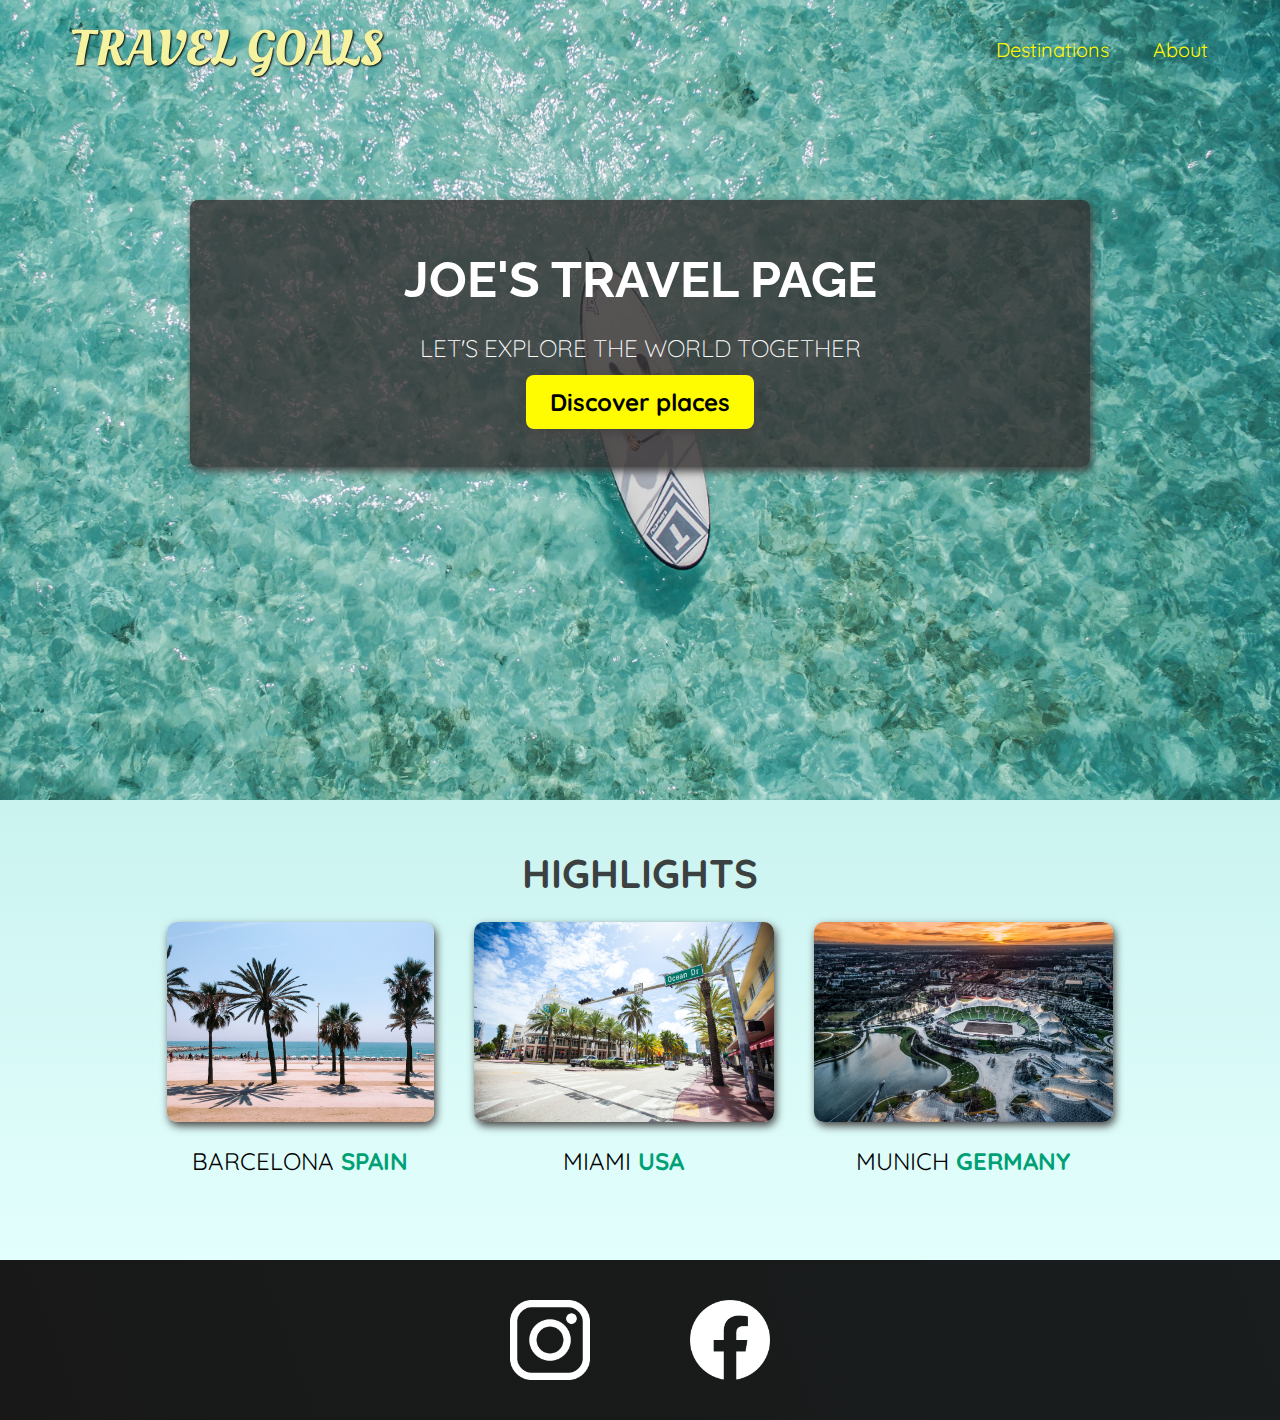
<file: index.html>
<!DOCTYPE html>
<html lang="en">
  <head>
    <meta charset="UTF-8" />
    <link
      href="https://fonts.googleapis.com/css2?family=Raleway:wght@700&family=Oleo+Script:wght@700&family=Quicksand:wght@300;500;700&display=swap"
      rel="stylesheet"
    />
    <link rel="stylesheet" href="shared.css" />
    <link rel="stylesheet" href="styles.css" />
    <title>Travel Goals</title>
  </head>
  <body>
    <header id="container">
      <div id="page-logo"><a href="/index.html">Travel Goals</a></div>
      <nav>
        <ul id="cont2">
          <li><a href="places.html">Destinations</a></li>
          <li><a href="">About</a></li>
        </ul>
      </nav>
    </header>
    <main>
      <section id="hero">
        <div id="hero-content">
          <h1>Joe's Travel Page</h1>
          <p>Let's explore the world together</p>
          <a href="places.html">Discover places</a>
        </div>
      </section>
      <section id="highlights">
        <h2>Highlights</h2>
        <ul id="destinations">
          <li class="destination">
            <img src="images/barcelona.jpg" alt="Barcelona image">
            <p>Barcelona <strong>Spain</strong></p>
          </li>
          <li class="destination">
            <img src="images/miami.jpg" alt="Miami">
            <p> Miami <strong> USA</strong></p>
          </li>
          <li class="destination">
            <img src="images/munich.jpg" alt="Munich">
            <p>Munich <strong>Germany</strong></p>
          </li>
        </ul>
      </section>
    </main>
    <footer>
      <ul>
        <li>
          <a href="https://www.instagram.com"><img src="images/icons/insta.png"></a>
        </li>
        <li>
          <a href="https://www.facebook.com"><img src="images/icons/facebook.png"></a>
        </li>
      </ul>
    </footer>
  </body>
</html>
</file>
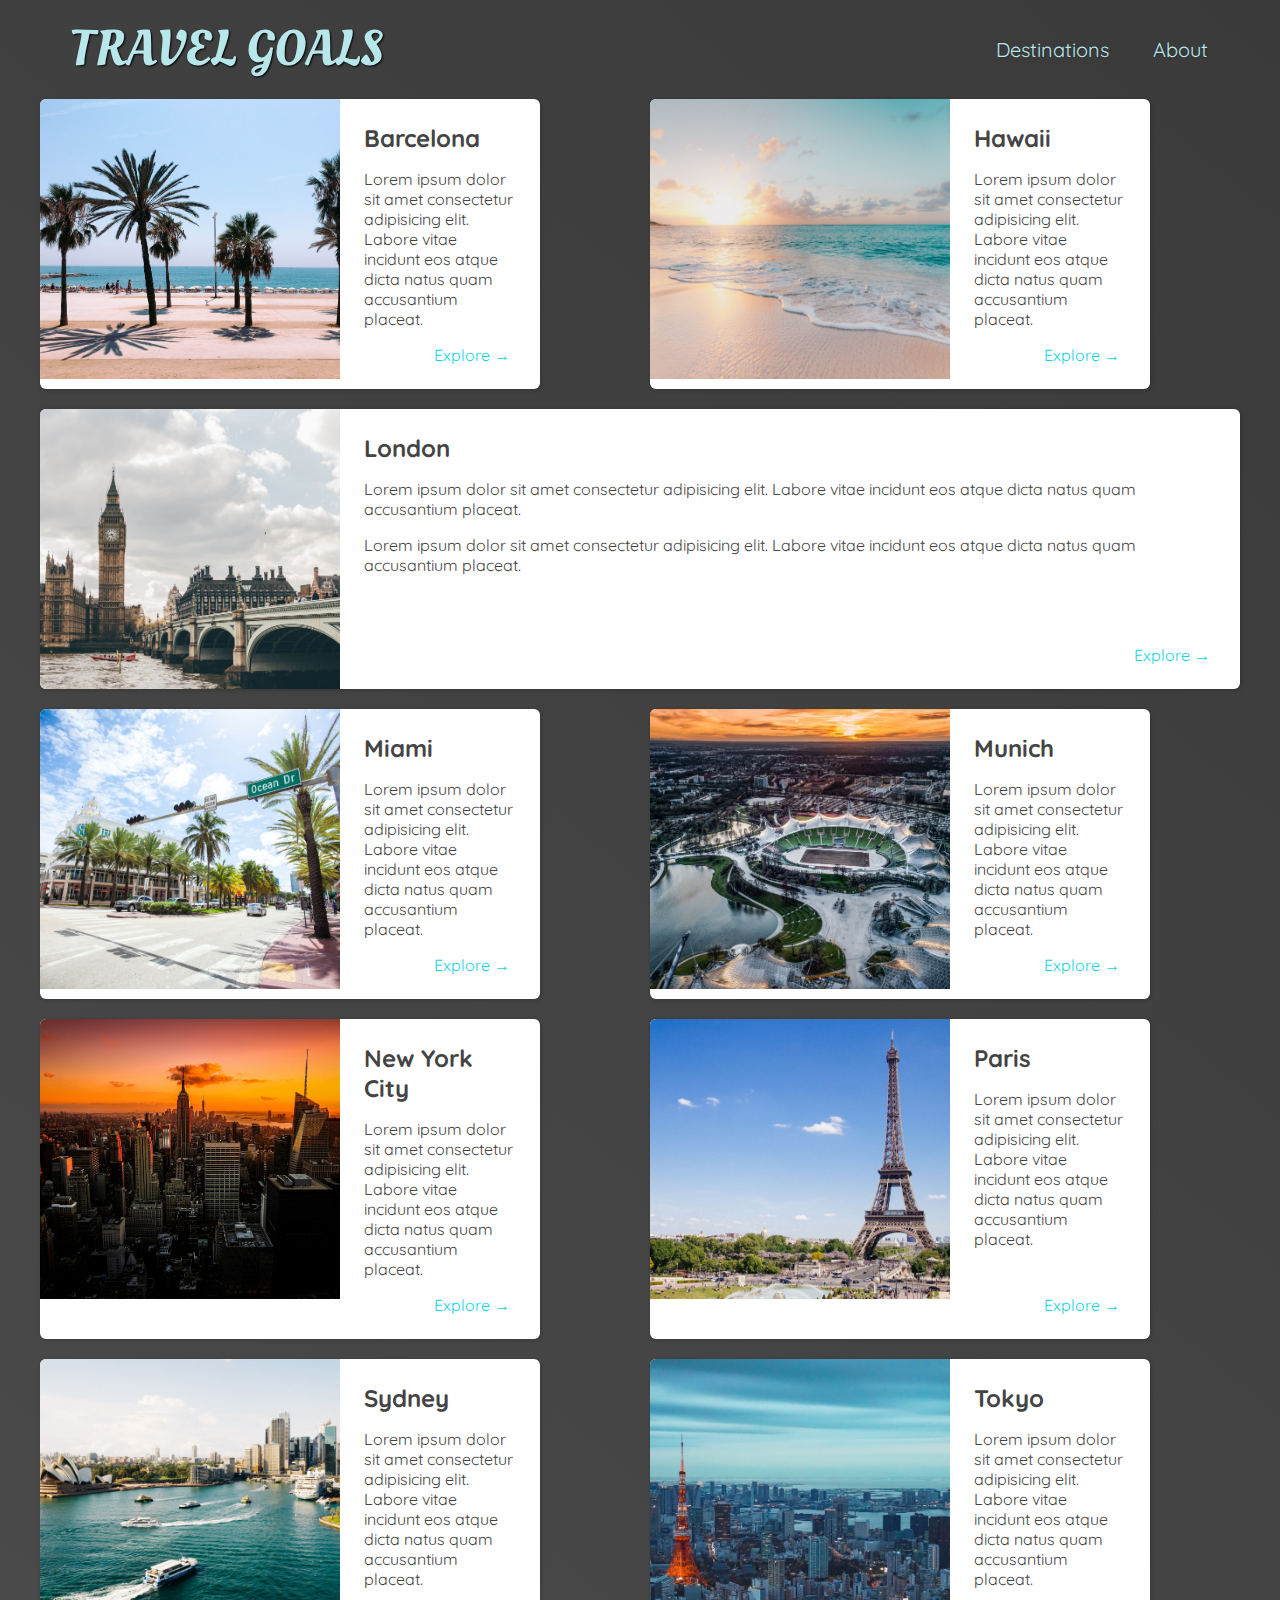
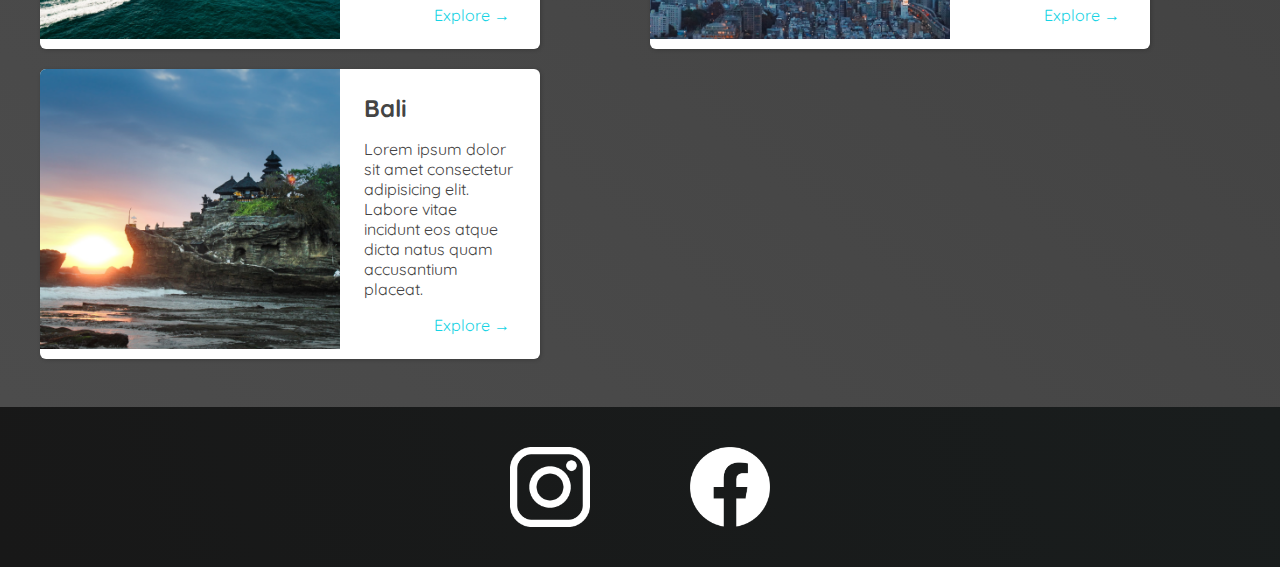
<file: places.html>
<!DOCTYPE html>
<html lang="en">
  <head>
    <meta charset="UTF-8" />
    <link
      href="https://fonts.googleapis.com/css2?family=Raleway:wght@700&family=Oleo+Script:wght@700&family=Quicksand:wght@300;500;700&display=swap"
      rel="stylesheet"
    />
    <link rel="stylesheet" href="shared.css" />
    <link rel="stylesheet" href="places.css" />
    <title>Travel Goals</title>
  </head>
  <body>
    <header id="container">
      <div id="page-logo"><a href="/index.html">Travel Goals</a></div>
      <nav>
        <ul id="cont2">
          <li><a href="places.html">Destinations</a></li>
          <li><a href="">About</a></li>
        </ul>
      </nav>
    </header>
    <main>
      <ul>
        <li>
          <img src="images/barcelona.jpg" alt="City of Barcelona" />
          <div class="item-content">
            <div>
              <h2>Barcelona</h2>
              <p>
                Lorem ipsum dolor sit amet consectetur adipisicing elit. Labore
                vitae incidunt eos atque dicta natus quam accusantium placeat.
              </p>
            </div>
            <div class="actions">
              <a href="https://en.wikipedia.org/wiki/Barcelona">Explore &#x2192</a>
            </div>
          </div>
        </li>
        <li>
          <img src="images/icons/places/hawaii.jpg" alt="Hawaii beach" />
          <div class="item-content">
            <div>
              <h2>Hawaii</h2>
              <p>
                Lorem ipsum dolor sit amet consectetur adipisicing elit. Labore
                vitae incidunt eos atque dicta natus quam accusantium placeat.
              </p>
            </div>
            <div class="actions">
              <a href="https://en.wikipedia.org/wiki/Hawaii">Explore &#x2192</a>
            </div>
          </div>
        </li>
        <li>
          <img src="images/icons/places/london.jpg" alt="London city" />
          <div class="item-content">
            <div>
              <h2>London</h2>
              <p>
                Lorem ipsum dolor sit amet consectetur adipisicing elit. Labore
                vitae incidunt eos atque dicta natus quam accusantium placeat.
              </p>
              <p>
                Lorem ipsum dolor sit amet consectetur adipisicing elit. Labore
                vitae incidunt eos atque dicta natus quam accusantium placeat.
              </p>
            </div>
            <div class="actions">
              <a href="https://en.wikipedia.org/wiki/London">Explore &#x2192</a>
            </div>
          </div>
        </li>
        <li>
          <img src="images/icons/places/miami.jpg" alt="Miami streets" />
          <div class="item-content">
            <div>
              <h2>Miami</h2>
              <p>
                Lorem ipsum dolor sit amet consectetur adipisicing elit. Labore
                vitae incidunt eos atque dicta natus quam accusantium placeat.
              </p>
            </div>
            <div class="actions">
              <a href="https://en.wikipedia.org/wiki/Miami">Explore &#x2192</a>
            </div>
          </div>
        </li>
        <li>
          <img src="images/icons/places/munich.jpg" alt="Munich football stadium" />
          <div class="item-content">
            <div>
              <h2>Munich</h2>
              <p>
                Lorem ipsum dolor sit amet consectetur adipisicing elit. Labore
                vitae incidunt eos atque dicta natus quam accusantium placeat.
              </p>
            </div>
            <div class="actions">
              <a href="https://en.wikipedia.org/wiki/Munich">Explore &#x2192</a>
            </div>
          </div>
        </li>
        <li>
          <img src="images/icons/places/new-york-city.jpg" alt="New York City skyline" />
          <div class="item-content">
            <div>
              <h2>New York City</h2>
              <p>
                Lorem ipsum dolor sit amet consectetur adipisicing elit. Labore
                vitae incidunt eos atque dicta natus quam accusantium placeat.
              </p>
            </div>
            <div class="actions">
              <a href="https://en.wikipedia.org/wiki/New_York_City"
                >Explore &#x2192</a
              >
            </div>
          </div>
        </li>
        <li>
          <img src="images/icons/places/paris.jpg" alt="Paris city" />
          <div class="item-content">
            <div>
              <h2>Paris</h2>
              <p>
                Lorem ipsum dolor sit amet consectetur adipisicing elit. Labore
                vitae incidunt eos atque dicta natus quam accusantium placeat.
              </p>
            </div>
            <div class="actions">
              <a href="https://en.wikipedia.org/wiki/Paris">Explore &#x2192</a>
            </div>
          </div>
        </li>
        <li>
          <img src="images/icons/places/sydney.jpg" alt="Sydney beach" />
          <div class="item-content">
            <div>
              <h2>Sydney</h2>
              <p>
                Lorem ipsum dolor sit amet consectetur adipisicing elit. Labore
                vitae incidunt eos atque dicta natus quam accusantium placeat.
              </p>
            </div>
            <div class="actions">
              <a href="https://en.wikipedia.org/wiki/Sydney">Explore &#x2192</a>
            </div>
          </div>
        </li>
        <li>
          <img src="images/icons/places/tokyo.jpg" alt="Tokyo skyline" />
          <div class="item-content">
            <div>
              <h2>Tokyo</h2>
              <p>
                Lorem ipsum dolor sit amet consectetur adipisicing elit. Labore
                vitae incidunt eos atque dicta natus quam accusantium placeat.
              </p>
            </div>
            <div class="actions">
              <a href="https://en.wikipedia.org/wiki/Tokyo">Explore &#x2192</a>
            </div>
          </div>
        </li>
        <li>
          <img src="images/icons/places/bali.jpg" alt="Bali beach" />
          <div class="item-content">
            <div>
              <h2>Bali</h2>
              <p>
                Lorem ipsum dolor sit amet consectetur adipisicing elit. Labore
                vitae incidunt eos atque dicta natus quam accusantium placeat.
              </p>
            </div>
            <div class="actions">
              <a href="https://en.wikipedia.org/wiki/Bali">Explore &#x2192</a>
            </div>
          </div>
        </li>
      </ul>
    </main>
    <footer>
      <ul>
        <li>
          <a href="https://www.instagram.com"
            ><img src="images/icons/insta.png"
          /></a>
        </li>
        <li>
          <a href="https://www.facebook.com"
            ><img src="images/icons/facebook.png"
          /></a>
        </li>
      </ul>
    </footer>
  </body>
</html>
</file>
<file: shared.css>
body{
    font-family:"Quicksand",sans-serif;
    margin:0;
}
ul{
    list-style: none;
    margin:0;
    padding:0;
}

header{
    display: flex;
    justify-content: space-between;
    align-items: center;
    padding: 15px 60px;
    position:absolute;
    width:100%;
    box-sizing: border-box;
}
header ul{
    display: flex;
}
header li{
    margin-left: 20px;
}
#page-logo a{
    padding: 10px;
    font-family: "Oleo Script",sans-serif;
    color: rgb(245,243,160);
    font-size:50px;
    text-decoration: none;
    text-transform:uppercase ;  /*define the way letters shown:uppercase,lowercase etc*/
    text-shadow: 1px 1px 2px rgb(0,0,0); /*horizontal vertical blurred radius coloor*/
}

header a{
    color:rgb(255,251,0);
    text-decoration: none;
    font-size: 20px;
    padding:12px;
    text-shadow: 1px 1px 2px rgba(0,0,0,0.2);
    border-radius: 4px;
}
header nav a:hover{
    background-color:rgb(215, 204, 132);
}

footer{
    background: linear-gradient(70deg,rgb(24,24,24),rgb(25,29,29));
    padding:40px;
}
footer li{
    width:80px;
    height:80px;
    margin:0 50px;
}

footer img{
    width:100%;
    height:100%;
}
footer ul{
    display:flex;
    justify-content:center;
}
</file>
<file: styles.css>
#hero{
    height:800px;
    background-image: url("images/icons/places/ocean.jpg");
    background-position: center;
    background-size: cover;
}
#hero-content{
    width:900px;
    background-color: rgba(51,47,47,0.8);
    box-shadow:2px 4px 8px rgb(68,67,67);
    border-radius: 8px;
    text-align: center;
    padding: 50px 0;
    margin:0 auto;
    position:relative;
    top:200px;
}
#hero-content h1{
    color:white;
    text-transform: uppercase;
    font-size: 50px;
    font-family: "Raleway",sans-serif;
    margin:0;
}
#hero-content p{
    color:white;
    text-transform: uppercase;
    font-size: 24px;
    font-weight: 300;
    margin-bottom: 24px;
}
#hero-content a{
    text-decoration: none;
    background-color: rgb(255,251,0);
    padding: 12px 24px;
    color:black;
    font-size: 24px;
    font-weight: bold;
    border-radius: 8px;
    box-shadow: 2px 4px 8px rgb(68,67,67);
}
#hero-content a:hover{
    background-color: rgb(255,238,0);
}
.destination img{
    height:200px;
    width:100%;
    box-shadow: 2px 4px 8px rgb(68,67,67);
    border-radius: 10px;
    object-fit: cover;
}

  #destinations{
      display:flex;
      width:90%;
      margin:auto;
      margin-bottom: 40px;
      justify-content: center;
  }  
  .destination{
      margin:0 20px;
      text-transform: uppercase;
  }
  .destination p{
      text-align: center;
      font-size: 24px;
      color:tgb(124,123,123);
      margin:20px 0;
  }
  .destination strong{
      color:rgb(0,160,117);
  }
  #highlights h2{
      text-transform: uppercase;
      text-align: center;
      font-size: 40px;
      color:rgb(59,65,64);
      margin:24px 0;
  }
  #highlights{
      padding:24px;
      background:linear-gradient(0deg,rgb(227,255,253),rgb(202,243,240));
  }
</file>
<file: places.css>
header{
    position:static; /* default value for position property*/
}

main li img{
    width:300px;
    height:280px;
    object-fit:cover;
}
body{
    background:linear-gradient(40deg,rgb(77,77,77),rgb(58,58,58));
    color:rgb(68,68,68);
}
main ul{
    width:1200px;
    margin:0 auto 48px auto;
    display:grid;
    grid-template-columns: 1fr 1fr;
    gap:20px 20px;
}
main li{
    display:flex;
    background-color: white;
    box-shadow: 1px 1px 4px rgba(0,0,0,0.2);
    border-radius: 6px;
    overflow: hidden;  /*when goes out of scope */
    width:500px;
}
.item-content{
    padding:24px;
    display: flex;
    flex-direction: column;
    justify-content: space-between;
}
.actions{
    text-align: right;
}
.actions a{
    text-decoration: none;
    padding: 6px;
    color:rgb(22,211,228);
    border-radius: 5px;
}
.actions a:hover{
    background-color: rgb(235,253,255);
}

li:nth-of-type(3){
    grid-column: 1/span 2;
    width:1200px;
}
#page-logo a{
   color:rgb(183,230,235);
}

header a{
    color:rgb(183,230,235);
}

header nav a:hover{
    background-color: rgb(183,230,235);
    color:rgb(59,59,59);
}

.item-content h2{
    margin:0;
}
</file>
